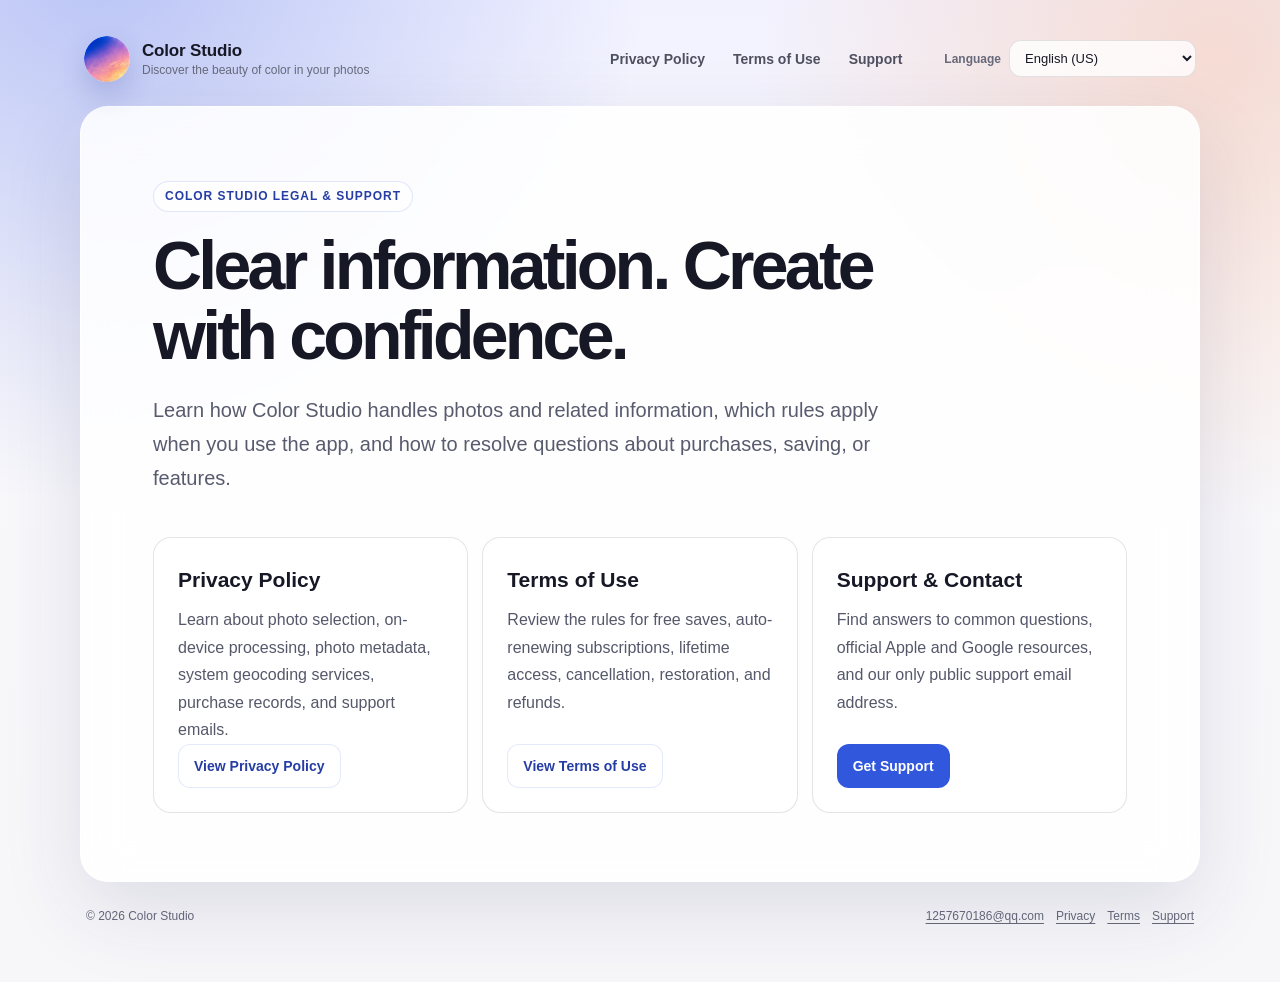
<file: v1/index.html>
<!doctype html>
<html lang="zh-Hans">
  <head>
    <meta charset="utf-8">
    <meta name="viewport" content="width=device-width, initial-scale=1">
    <meta name="description" content="色彩工作室隐私政策、使用条款与支持。">
    <link rel="stylesheet" href="assets/site.css">
    <title>色彩工作室｜隐私、条款与支持</title>
  </head>
  <body data-page="home">
    <main class="site-shell">
      <header class="topbar">
        <a class="brand" href="./" data-locale-link aria-label="色彩工作室首页">
          <span class="brand-mark" aria-hidden="true"></span>
          <span class="brand-copy">
            <span class="brand-name">色彩工作室</span>
            <span class="brand-tagline">发现照片里的色彩美学</span>
          </span>
        </a>
        <div class="topbar-actions">
          <nav class="primary-nav" aria-label="主要导航">
            <a href="privacy/" data-locale-link>隐私政策</a>
            <a href="terms/" data-locale-link>使用条款</a>
            <a href="support/" data-locale-link>支持</a>
          </nav>
          <div class="language-control">
            <label for="languageSelect">语言</label>
            <select id="languageSelect" data-language-select aria-label="选择显示语言"></select>
          </div>
        </div>
      </header>

      <p class="locale-note" data-locale-status hidden></p>

      <section class="home-hero" data-page-content>
        <p class="eyebrow">色彩工作室｜法律与支持</p>
        <h1>清楚说明，安心创作。</h1>
        <p class="home-lead">
          在这里了解色彩工作室（Color Studio）如何处理照片与相关信息、使用本 App
          时适用的规则，以及购买、保存或功能问题的解决方式。
        </p>

        <div class="home-grid">
          <article class="home-card">
            <h2>隐私政策</h2>
            <p>说明选图、本地处理、照片元数据、系统地名服务、购买记录与支持邮件。</p>
            <a class="button-link secondary" href="privacy/" data-locale-link>查看隐私政策</a>
          </article>
          <article class="home-card">
            <h2>使用条款</h2>
            <p>说明免费保存次数、自动续订、终身购买、取消、恢复与退款机制。</p>
            <a class="button-link secondary" href="terms/" data-locale-link>查看使用条款</a>
          </article>
          <article class="home-card">
            <h2>支持与联系</h2>
            <p>提供常见问题、Apple 与 Google 官方入口，以及唯一公开支持邮箱。</p>
            <a class="button-link" href="support/" data-locale-link>获取支持</a>
          </article>
        </div>
      </section>

      <footer class="site-footer">
        <span>© 2026 色彩工作室</span>
        <div class="footer-links">
          <a href="mailto:1257670186@qq.com">1257670186@qq.com</a>
          <a href="privacy/" data-locale-link>隐私</a>
          <a href="terms/" data-locale-link>条款</a>
          <a href="support/" data-locale-link>支持</a>
        </div>
      </footer>
    </main>
    <script src="assets/locales.js"></script>
    <script src="assets/site.js"></script>
  </body>
</html>
</file>
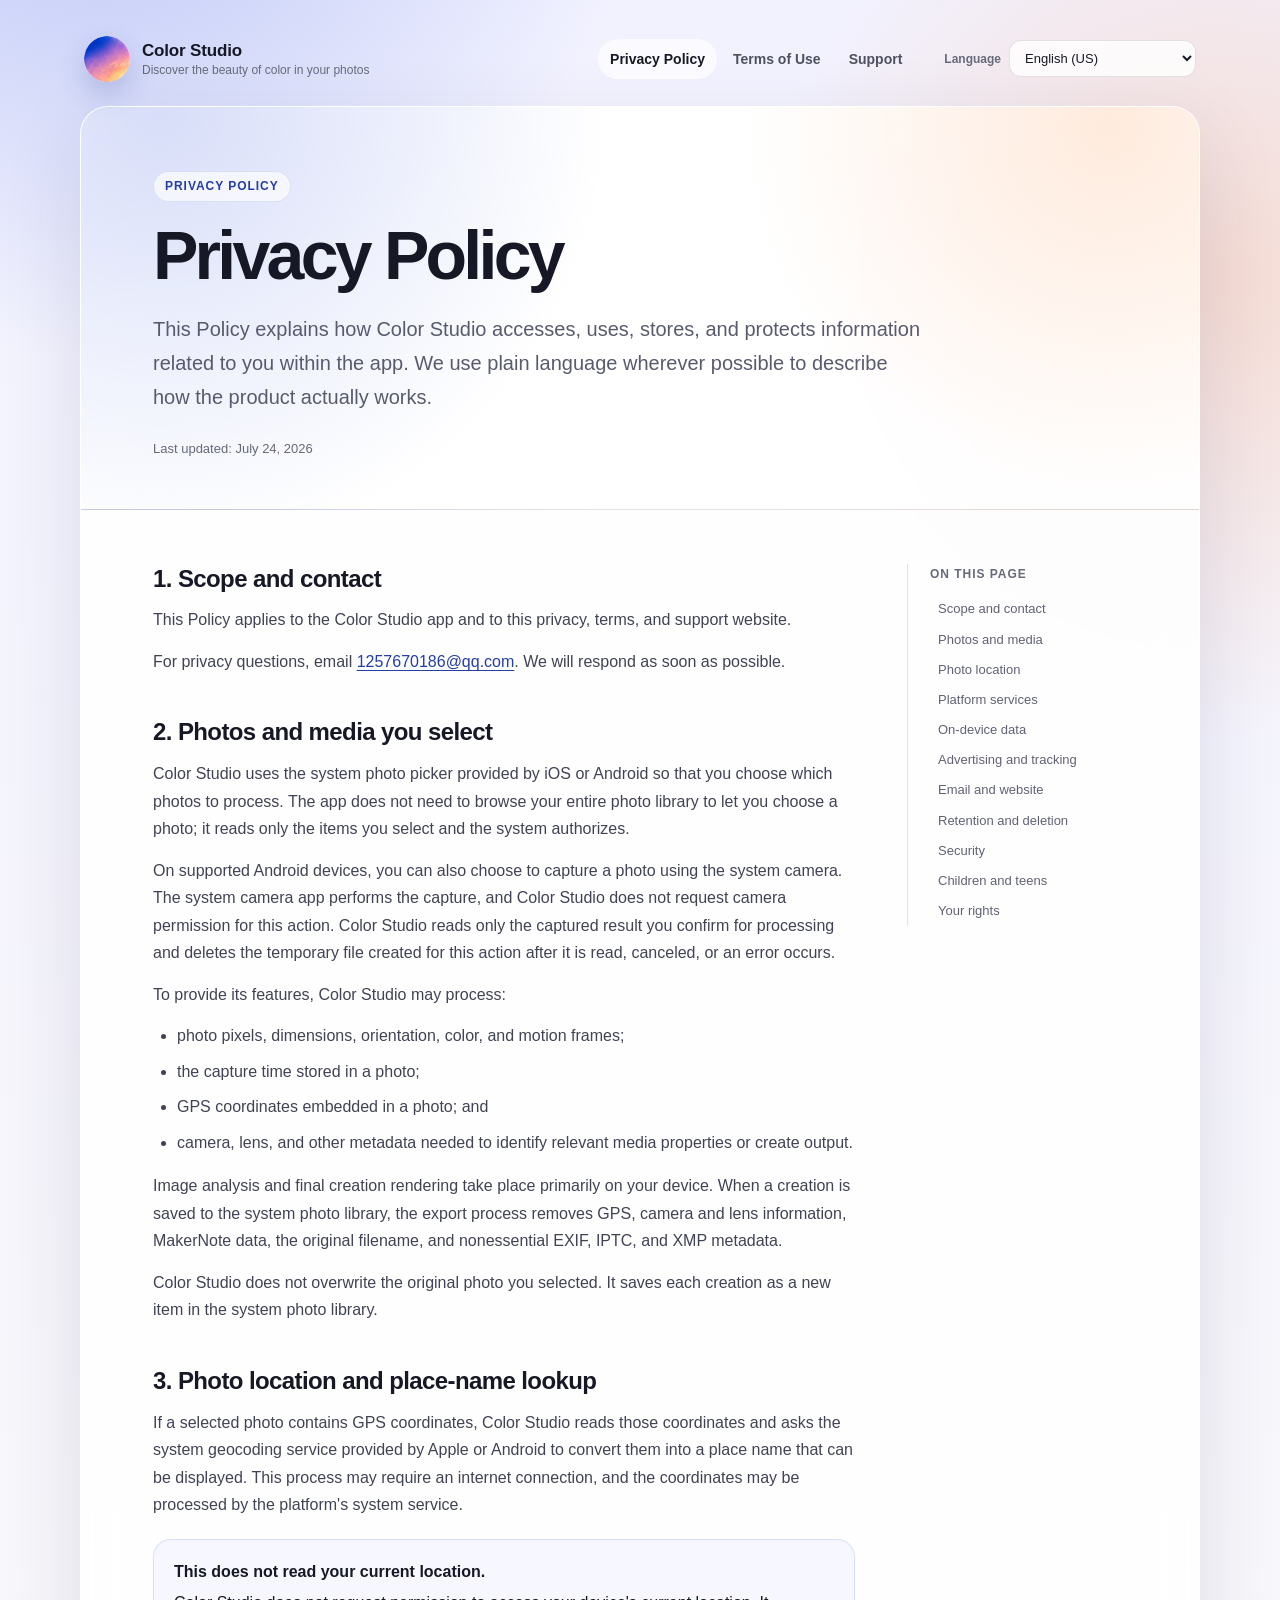
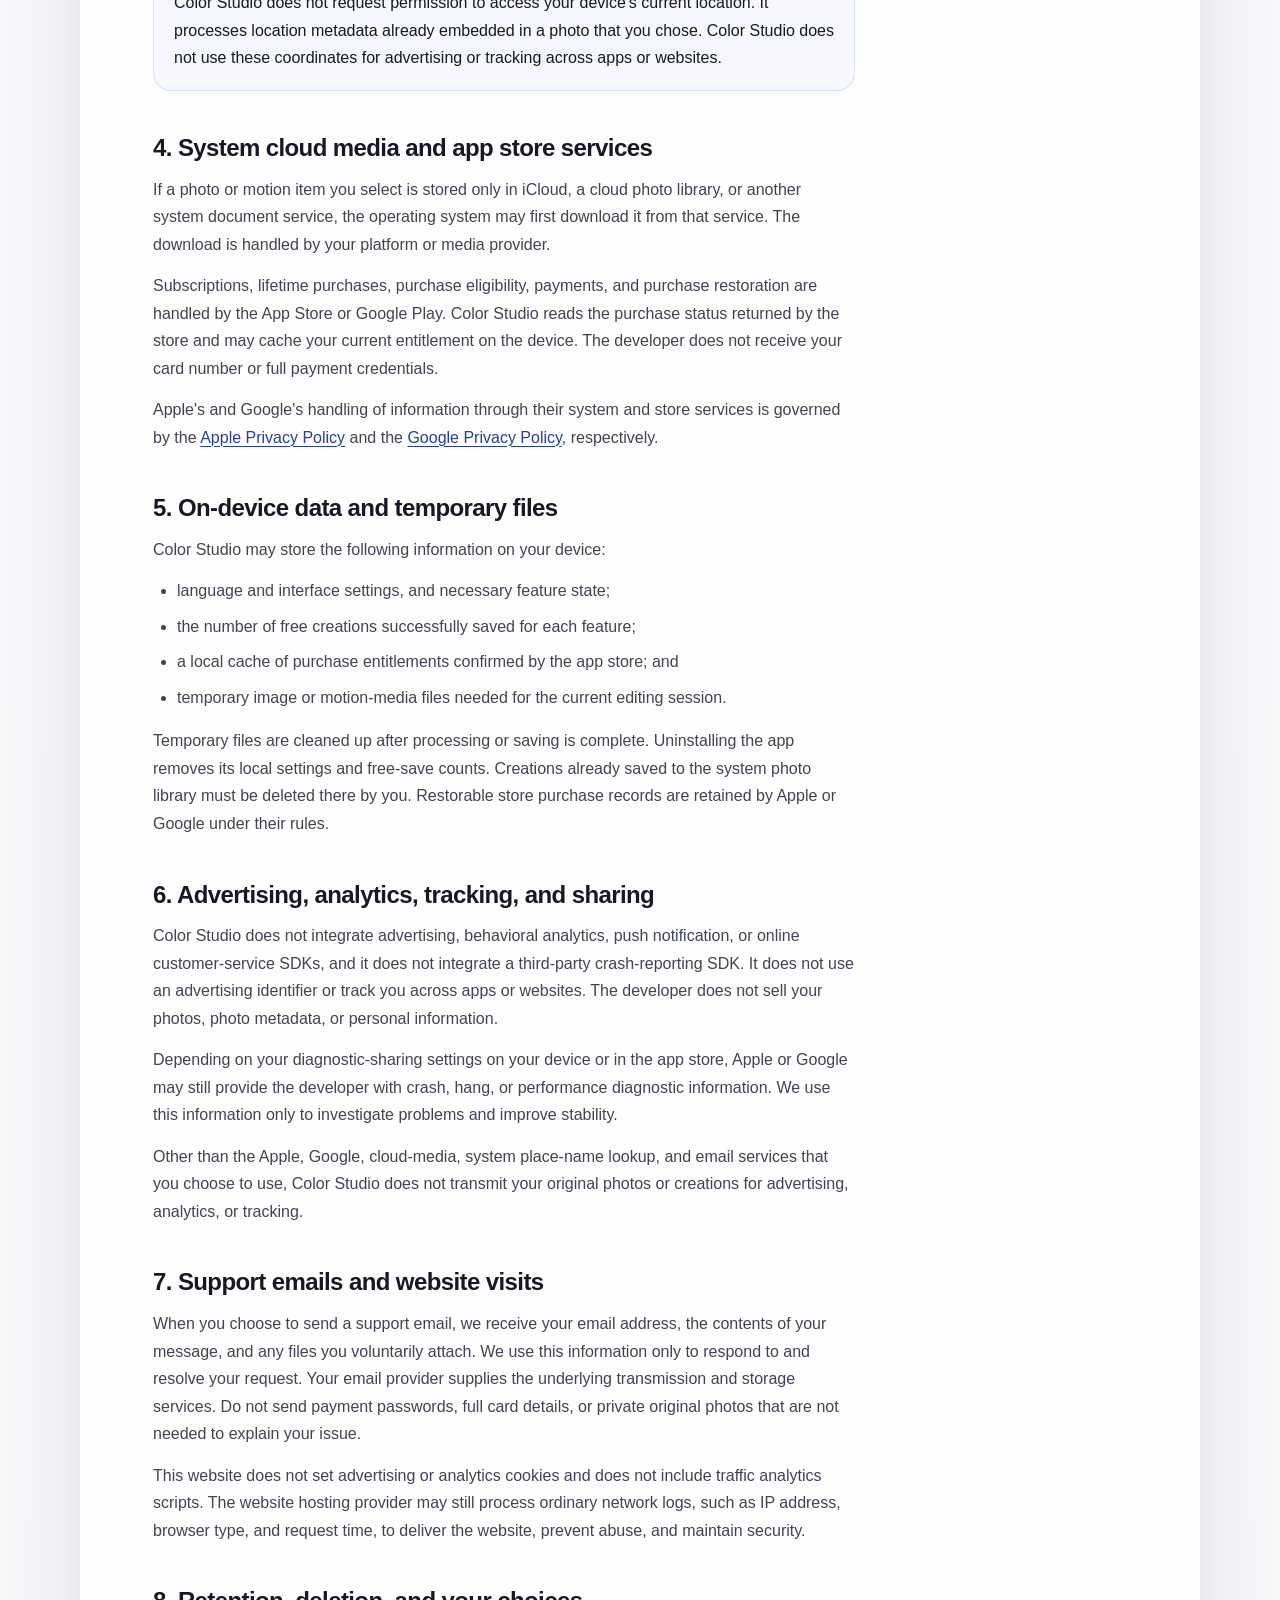
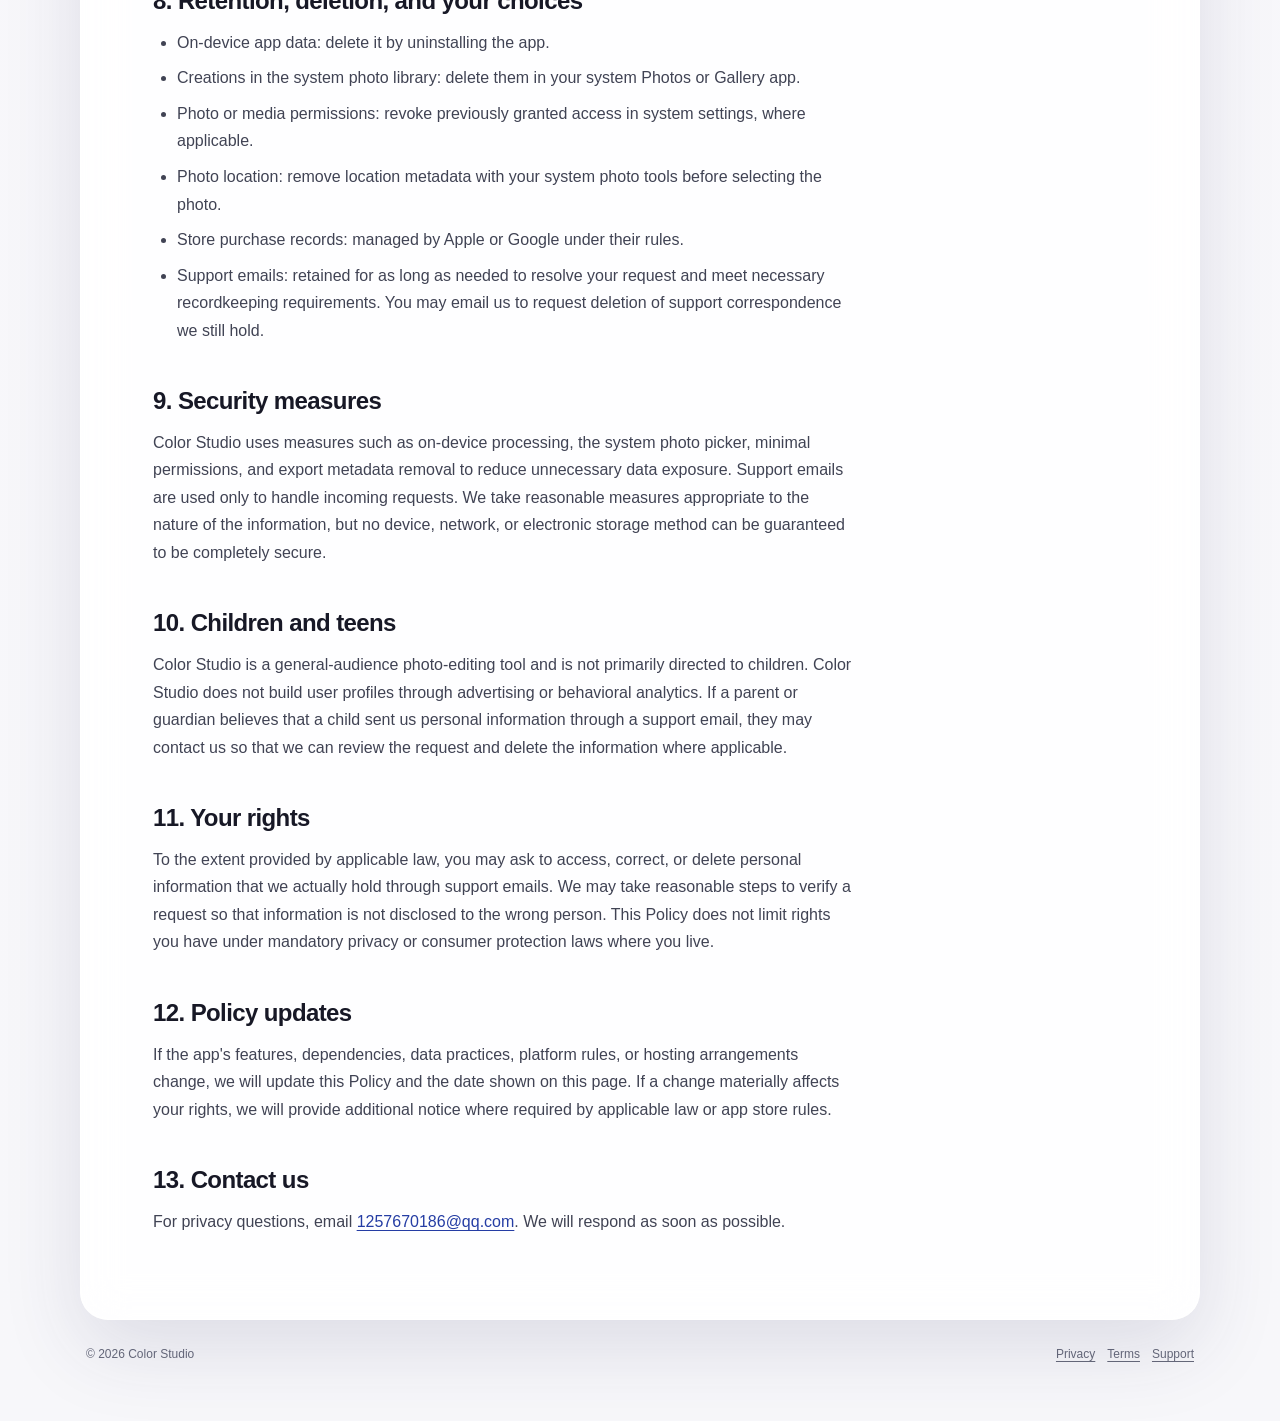
<file: v1/privacy/index.html>
<!doctype html>
<html lang="zh-Hans">
  <head>
    <meta charset="utf-8">
    <meta name="viewport" content="width=device-width, initial-scale=1">
    <meta name="description" content="色彩工作室隐私政策。">
    <link rel="stylesheet" href="../assets/site.css">
    <title>隐私政策｜色彩工作室</title>
  </head>
  <body data-page="privacy">
    <main class="site-shell">
      <header class="topbar">
        <a class="brand" href="../" data-locale-link aria-label="色彩工作室首页">
          <span class="brand-mark" aria-hidden="true"></span>
          <span class="brand-copy">
            <span class="brand-name">色彩工作室</span>
            <span class="brand-tagline">发现照片里的色彩美学</span>
          </span>
        </a>
        <div class="topbar-actions">
          <nav class="primary-nav" aria-label="主要导航">
            <a href="../privacy/" data-locale-link aria-current="page">隐私政策</a>
            <a href="../terms/" data-locale-link>使用条款</a>
            <a href="../support/" data-locale-link>支持</a>
          </nav>
          <div class="language-control">
            <label for="languageSelect">语言</label>
            <select id="languageSelect" data-language-select aria-label="选择显示语言"></select>
          </div>
        </div>
      </header>

      <p class="locale-note" data-locale-status hidden></p>

      <article class="document" data-page-content>
        <header class="hero">
          <p class="eyebrow">隐私政策</p>
          <h1>隐私政策</h1>
          <p class="hero-lead">
            本政策说明色彩工作室（Color Studio）在软件内如何访问、使用、保存和保护与你有关的信息。
            我们尽量用直白语言说明实际产品行为。
          </p>
          <div class="meta-row">
            <span>更新日期：2026 年 7 月 24 日</span>
          </div>
        </header>

        <div class="document-layout">
          <div class="document-content">
            <section class="document-section" id="scope">
              <h2>1. 适用范围与联系方式</h2>
              <p>
                本政策适用于色彩工作室软件，以及本隐私、条款和支持网站。
              </p>
              <p>
                如有隐私问题，可发送邮件至
                <a href="mailto:1257670186@qq.com">1257670186@qq.com</a>。我们会尽快回复。
              </p>
            </section>

            <section class="document-section" id="photos">
              <h2>2. 你选择的照片与媒体</h2>
              <p>
                色彩工作室通过 iOS 或 Android 提供的系统选图界面，让你主动选择要处理的照片。
                App 不需要为了选图而浏览你的整个照片库；它只读取你选择并由系统授权访问的项目。
              </p>
              <p>
                在支持拍照的 Android 设备上，你也可以选择调用系统相机获取照片。拍摄由系统相机 App
                完成，色彩工作室不会因此请求相机权限。色彩工作室只读取你确认用于处理的拍摄结果，
                并会在读取完成、取消或发生错误后，清理为此次操作创建的临时文件。
              </p>
              <p>为了完成功能，色彩工作室可能处理：</p>
              <ul>
                <li>照片像素、尺寸、方向、色彩与动态帧；</li>
                <li>照片中的拍摄时间；</li>
                <li>照片内嵌的 GPS 坐标；</li>
                <li>相机与镜头等元数据，用于判断内容事实或生成作品。</li>
              </ul>
              <p>
                图片分析和最终作品生成主要在你的设备上完成。作品保存到系统相册时，
                导出流程会移除 GPS、相机与镜头信息、MakerNote、原文件名以及非必要的
                EXIF、IPTC 和 XMP 元数据。
              </p>
              <p>
                色彩工作室不会覆盖你选择的原照片；保存时会在系统相册中创建新的作品。
              </p>
            </section>

            <section class="document-section" id="location">
              <h2>3. 照片位置与地名转换</h2>
              <p>
                如果所选照片本身包含 GPS 坐标，色彩工作室会读取该坐标，并请求 Apple 或 Android
                提供的系统地理编码服务，把坐标转换成便于显示的地名。此过程可能需要联网，
                坐标可能由设备平台的系统服务处理。
              </p>
              <div class="callout">
                <strong>这不是读取你当前所在位置。</strong>
                色彩工作室不请求设备“当前位置”权限；处理的是你主动选择的照片中已经存在的位置元数据。
                色彩工作室不会把这些坐标用于广告或跨 App、网站追踪。
              </div>
            </section>

            <section class="document-section" id="platform-services">
              <h2>4. 系统云端媒体与应用商店服务</h2>
              <p>
                如果你选择的照片或动态媒体仅保存在 iCloud、云端照片库或其他系统文档服务中，
                操作系统可能先从相应云端服务下载该项目。下载过程由你使用的平台或媒体提供商处理。
              </p>
              <p>
                订阅、终身购买、购买资格、支付和恢复购买由 App Store 或 Google Play
                处理。色彩工作室会读取商店返回的购买状态，并可能在设备本地缓存当前权益；
                开发者不会取得你的银行卡号或完整支付凭据。
              </p>
              <p>
                Apple 和 Google 对其系统服务与商店服务中的信息处理，分别受
                <a href="https://www.apple.com/legal/privacy/" target="_blank" rel="noopener noreferrer">Apple 隐私政策</a>
                和
                <a href="https://policies.google.com/privacy" target="_blank" rel="noopener noreferrer">Google 隐私权政策</a>
                约束。
              </p>
            </section>

            <section class="document-section" id="local-data">
              <h2>5. 设备本地数据与临时文件</h2>
              <p>色彩工作室可能在设备上保存以下本地信息：</p>
              <ul>
                <li>语言、界面设置和必要的功能状态；</li>
                <li>各功能已经成功保存的免费次数；</li>
                <li>由应用商店确认的购买权益缓存；</li>
                <li>当前编辑过程所需的临时图片或动态媒体文件。</li>
              </ul>
              <p>
                临时文件会在处理或保存完成后清理。卸载 App 会移除 App 的本地设置和免费保存次数；
                已经保存到系统相册的作品需要由你在相册中删除。可恢复的商店购买记录由 Apple 或
                Google 按其规则保存。
              </p>
            </section>

            <section class="document-section" id="tracking">
              <h2>6. 广告、分析、追踪与共享</h2>
              <p>
                色彩工作室不接入广告、行为分析、推送或在线客服 SDK，也不接入第三方崩溃上报 SDK，
                不使用广告标识符，也不跨 App 或网站追踪你。开发者不会出售你的照片、照片元数据或个人信息。
              </p>
              <p>
                根据你在设备或应用商店中的诊断共享设置，Apple 或 Google 仍可能向开发者提供崩溃、
                卡顿或性能诊断信息。我们仅将这些信息用于排查故障和改善稳定性。
              </p>
              <p>
                除了你主动使用的 Apple、Google、云端媒体、系统地名转换和电子邮件等平台服务外，
                色彩工作室不会为了广告、分析或追踪而传输你的原始照片或生成作品。
              </p>
            </section>

            <section class="document-section" id="support-data">
              <h2>7. 支持邮件与网站访问</h2>
              <p>
                当你主动发送支持邮件时，我们会收到你的邮箱地址、邮件内容以及你自愿附上的文件。
                这些信息仅用于答复和处理问题，并会由电子邮件服务商提供基础传输与存储服务。
                请不要发送支付密码、完整银行卡信息或不必要的私人原图。
              </p>
              <p>
                本网站不设置广告或分析 Cookie，也不加入访问分析脚本。网页托管服务商仍可能为提供网页、
                防止滥用和保障安全而处理 IP 地址、浏览器类型、请求时间等常规网络日志。
              </p>
            </section>

            <section class="document-section" id="retention">
              <h2>8. 保存、删除与选择</h2>
              <ul>
                <li>App 内本地数据：可通过卸载 App 删除。</li>
                <li>系统相册中的作品：可在系统照片或相册 App 中删除。</li>
                <li>照片或媒体权限：可在系统设置中撤销已经授予的权限（如适用）。</li>
                <li>照片位置：可在选择前使用系统照片工具移除位置元数据。</li>
                <li>商店购买记录：由 Apple 或 Google 按其规则管理。</li>
                <li>
                  支持邮件：在处理问题和满足必要记录要求所需期间保留；你可发邮件请求删除我们仍持有的支持通信。
                </li>
              </ul>
            </section>

            <section class="document-section" id="security">
              <h2>9. 安全措施</h2>
              <p>
                色彩工作室采用设备本地处理、系统选图、最少权限和导出元数据清理等方式减少不必要的数据暴露。
                支持邮件只用于处理来信。我们会采取与信息性质相称的合理措施，但任何设备、网络或电子存储方式都无法保证绝对安全。
              </p>
            </section>

            <section class="document-section" id="children">
              <h2>10. 儿童与青少年</h2>
              <p>
                色彩工作室是面向普通用户的图片编辑工具，不以儿童为主要对象。
                色彩工作室不通过广告或行为分析建立用户画像。
                如果监护人认为儿童通过支持邮件向我们提供了个人信息，可联系我们核查并在适用情况下删除。
              </p>
            </section>

            <section class="document-section" id="rights">
              <h2>11. 你的权利</h2>
              <p>
                在适用法律规定的范围内，你可以就我们通过支持邮件实际持有的个人信息提出访问、更正或删除请求。
                我们可能需要进行合理验证，以避免向错误的人披露信息。
                你依据所在地强制性隐私或消费者保护法律享有的权利不因本政策而受到限制。
              </p>
            </section>

            <section class="document-section" id="changes">
              <h2>12. 政策更新</h2>
              <p>
                如果 App 的功能、依赖、数据行为、平台规则或托管方式发生变化，我们会更新本政策和页面日期。
                如变更会实质影响你的权利，我们会在适用法律或应用商店规则要求的范围内提供额外提示。
              </p>
            </section>

            <section class="document-section" id="contact">
              <h2>13. 联系我们</h2>
              <p>
                隐私问题请发送至
                <a href="mailto:1257670186@qq.com">1257670186@qq.com</a>。我们会尽快回复。
              </p>
            </section>
          </div>

          <aside class="toc" aria-label="本页目录">
            <p class="toc-title">本页内容</p>
            <a href="#scope">范围与联系</a>
            <a href="#photos">照片与媒体</a>
            <a href="#location">照片位置</a>
            <a href="#platform-services">平台服务</a>
            <a href="#local-data">本地数据</a>
            <a href="#tracking">广告与追踪</a>
            <a href="#support-data">邮件与网站</a>
            <a href="#retention">保存与删除</a>
            <a href="#security">安全措施</a>
            <a href="#children">儿童与青少年</a>
            <a href="#rights">你的权利</a>
          </aside>
        </div>
      </article>

      <footer class="site-footer">
        <span>© 2026 色彩工作室</span>
        <div class="footer-links">
          <a href="../privacy/" data-locale-link>隐私</a>
          <a href="../terms/" data-locale-link>条款</a>
          <a href="../support/" data-locale-link>支持</a>
        </div>
      </footer>
    </main>
    <script src="../assets/locales.js"></script>
    <script src="../assets/site.js"></script>
  </body>
</html>
</file>
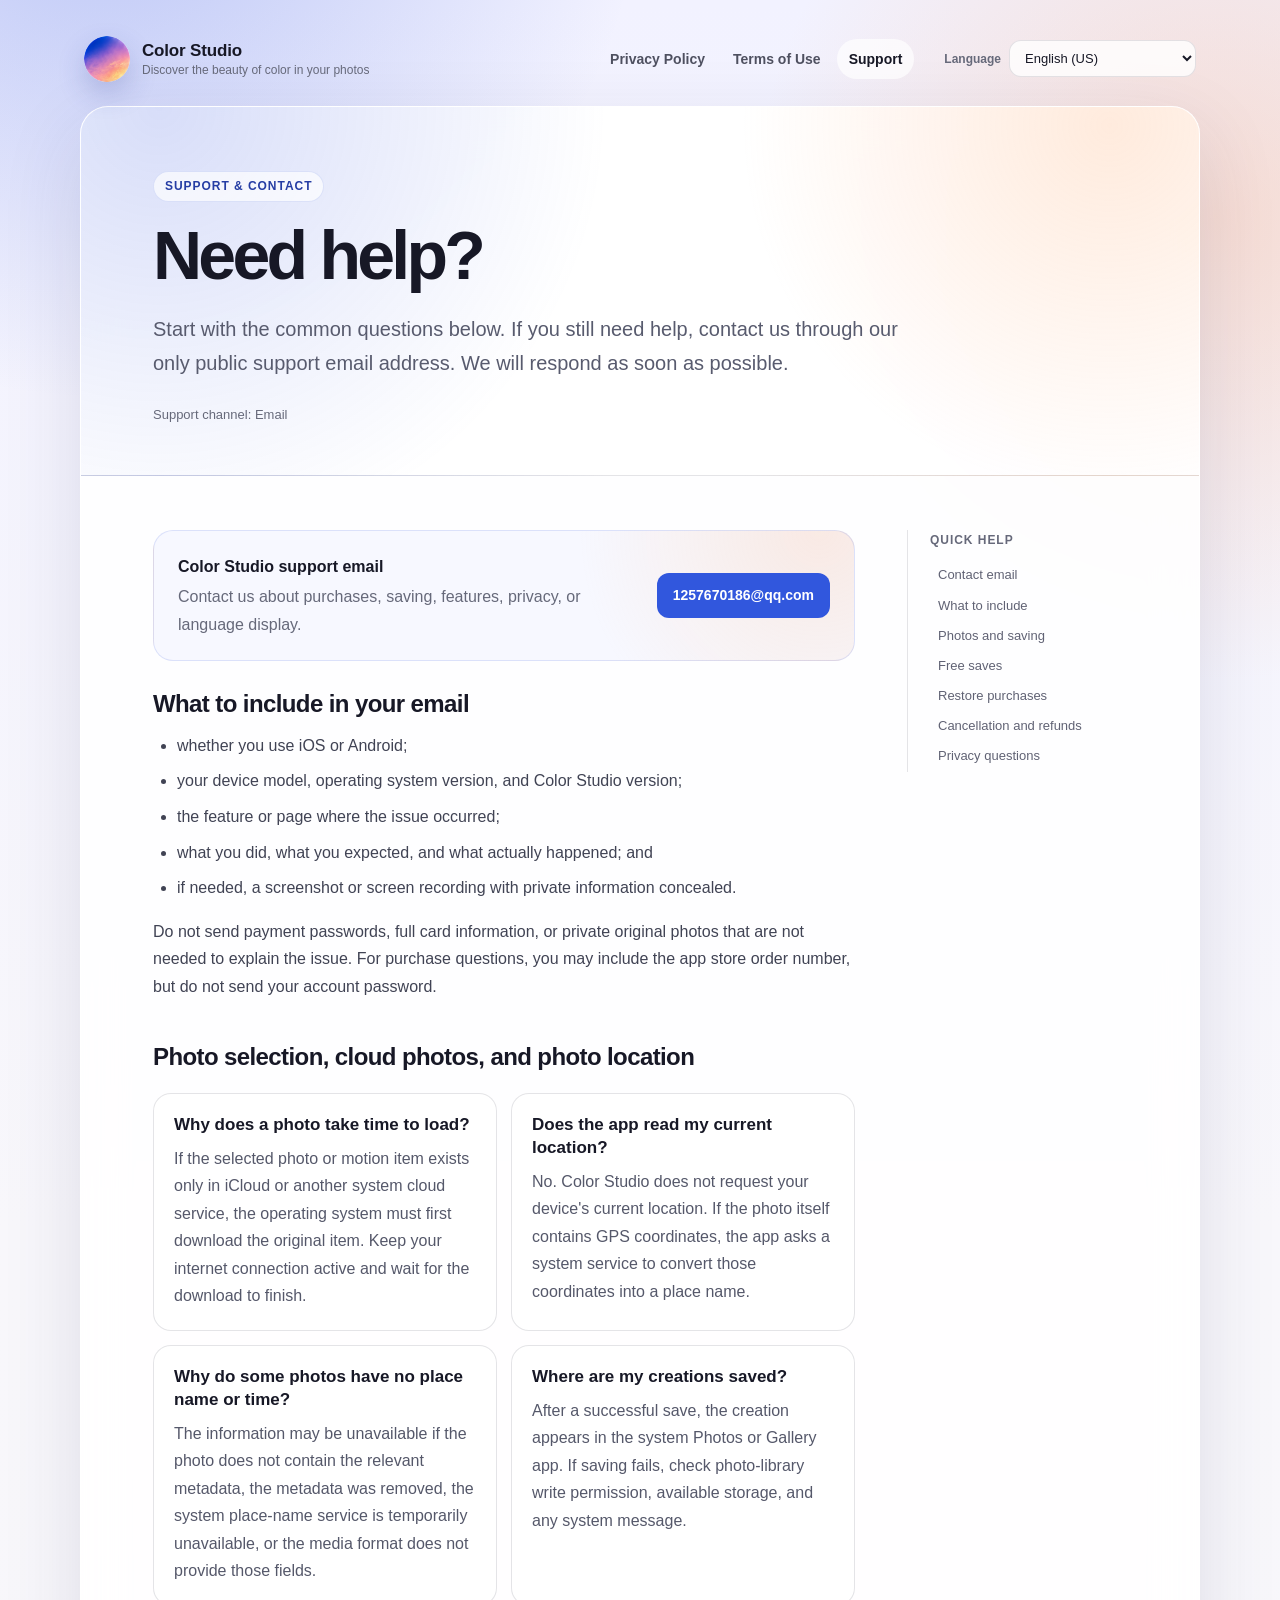
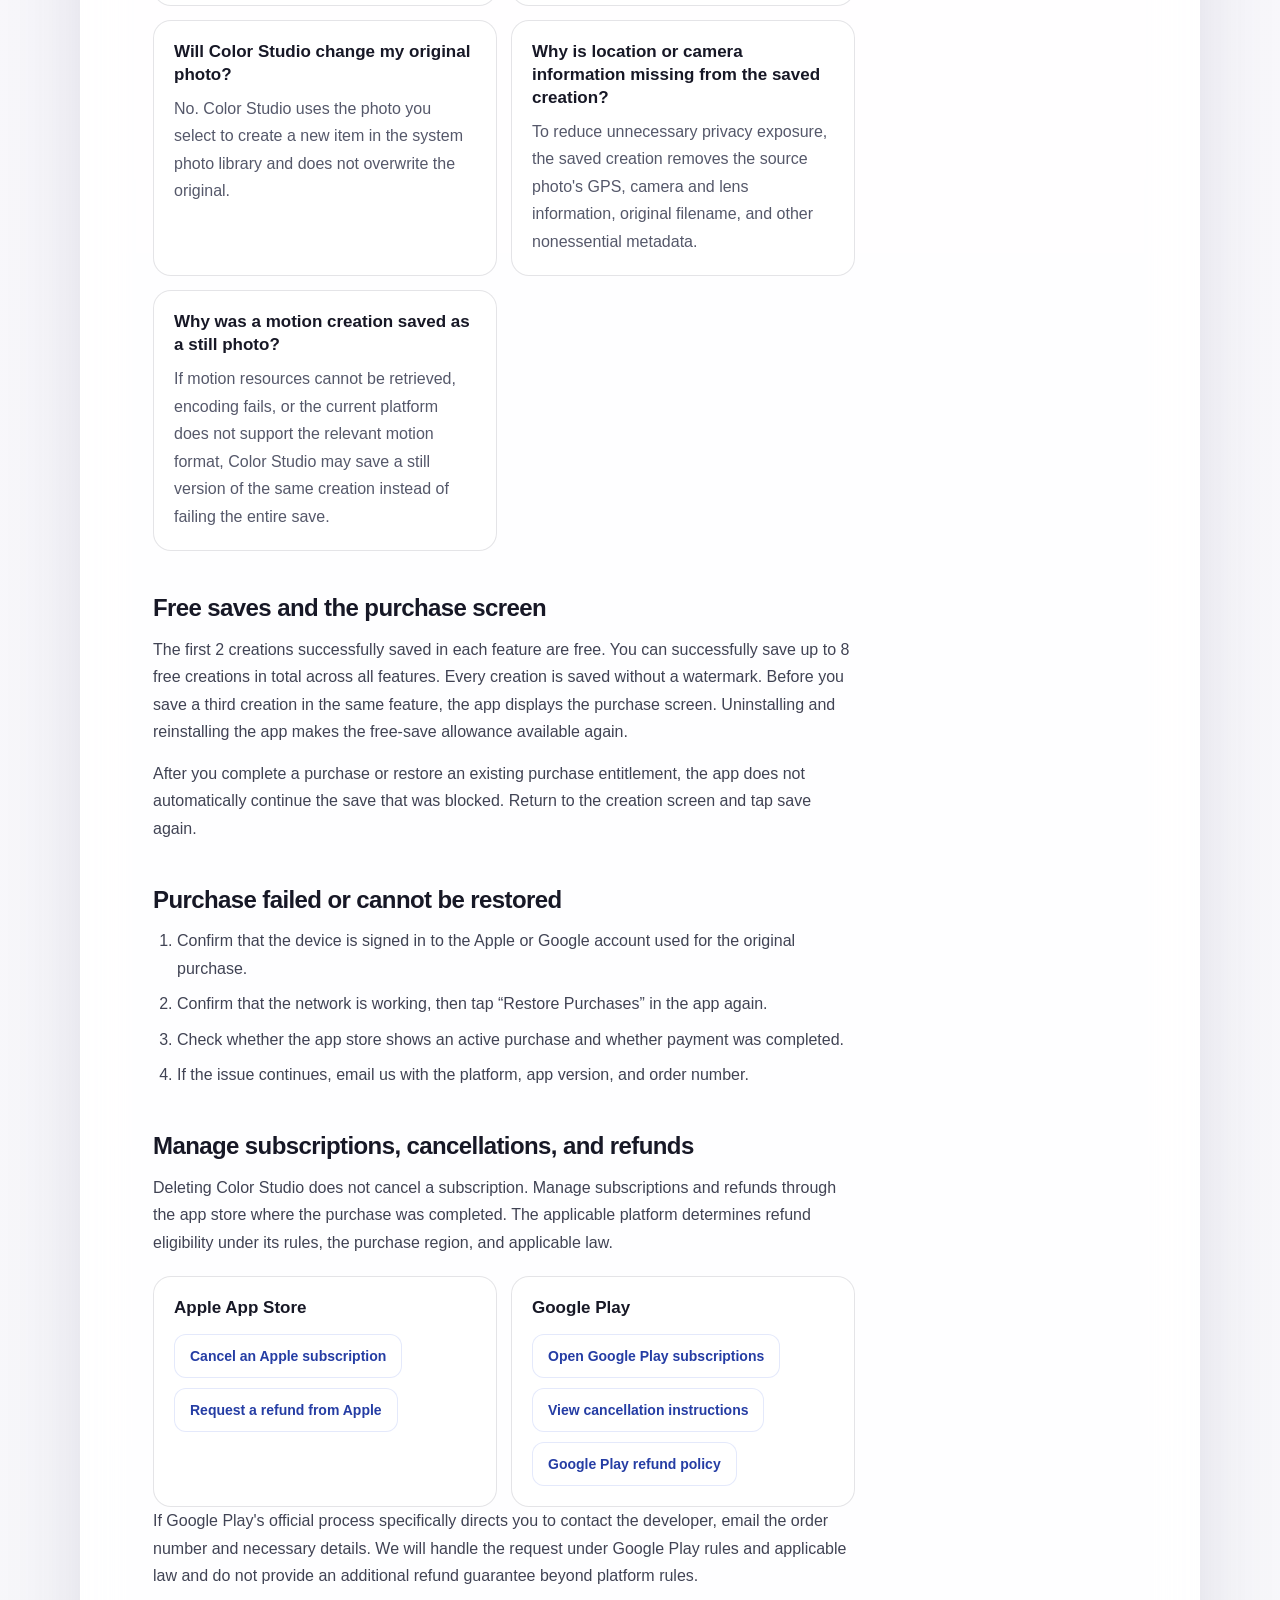
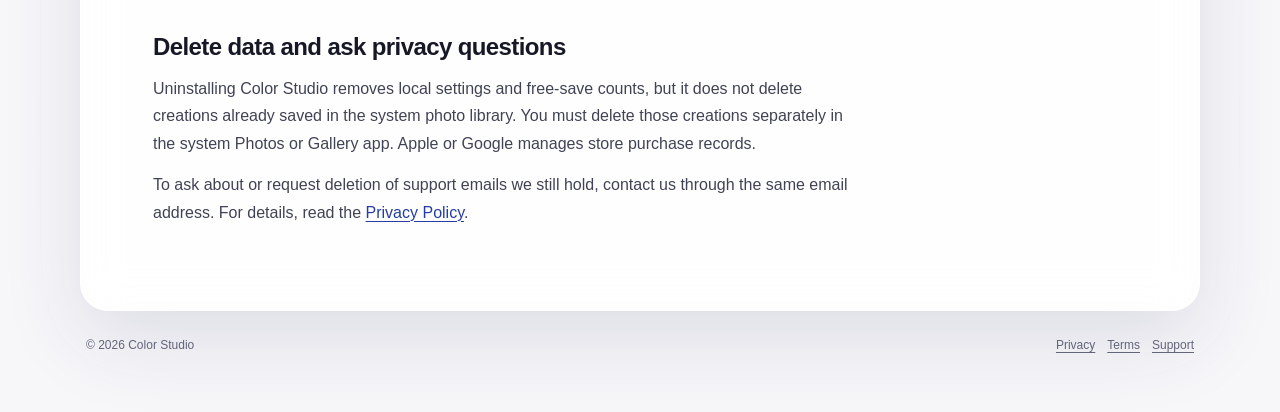
<file: v1/support/index.html>
<!doctype html>
<html lang="zh-Hans">
  <head>
    <meta charset="utf-8">
    <meta name="viewport" content="width=device-width, initial-scale=1">
    <meta name="description" content="色彩工作室支持与联系。">
    <link rel="stylesheet" href="../assets/site.css">
    <title>支持与联系｜色彩工作室</title>
  </head>
  <body data-page="support">
    <main class="site-shell">
      <header class="topbar">
        <a class="brand" href="../" data-locale-link aria-label="色彩工作室首页">
          <span class="brand-mark" aria-hidden="true"></span>
          <span class="brand-copy">
            <span class="brand-name">色彩工作室</span>
            <span class="brand-tagline">发现照片里的色彩美学</span>
          </span>
        </a>
        <div class="topbar-actions">
          <nav class="primary-nav" aria-label="主要导航">
            <a href="../privacy/" data-locale-link>隐私政策</a>
            <a href="../terms/" data-locale-link>使用条款</a>
            <a href="../support/" data-locale-link aria-current="page">支持</a>
          </nav>
          <div class="language-control">
            <label for="languageSelect">语言</label>
            <select id="languageSelect" data-language-select aria-label="选择显示语言"></select>
          </div>
        </div>
      </header>

      <p class="locale-note" data-locale-status hidden></p>

      <article class="document" data-page-content>
        <header class="hero">
          <p class="eyebrow">支持与联系</p>
          <h1>需要帮助？</h1>
          <p class="hero-lead">
            先查看下面的常见问题。如果仍未解决，请通过唯一公开支持邮箱联系我们，我们会尽快回复。
          </p>
          <div class="meta-row">
            <span>支持方式：电子邮件</span>
          </div>
        </header>

        <div class="document-layout">
          <div class="document-content">
            <section class="email-panel" id="contact">
              <div>
                <strong>色彩工作室（Color Studio）支持邮箱</strong>
                <p>购买、保存、功能、隐私或语言显示问题都可以来信。</p>
              </div>
              <a class="button-link" href="mailto:1257670186@qq.com">1257670186@qq.com</a>
            </section>

            <section class="document-section" id="before-email">
              <h2>来信时请提供</h2>
              <ul>
                <li>iOS 或 Android；</li>
                <li>设备型号、系统版本和色彩工作室版本；</li>
                <li>出现问题的功能或页面；</li>
                <li>你做了哪些操作、预期结果和实际结果；</li>
                <li>必要时提供已遮挡私人信息的截图或录屏。</li>
              </ul>
              <p>
                请不要发送支付密码、完整银行卡信息或不必要的私人原图。
                购买问题可提供应用商店订单号，但不要提供账号密码。
              </p>
            </section>

            <section class="document-section" id="photo-access">
              <h2>选图、云端照片与照片位置</h2>
              <div class="support-grid">
                <article class="support-card">
                  <h3>为什么照片需要等待加载？</h3>
                  <p>
                    如果所选照片或动态媒体只在 iCloud 或其他系统云端服务中，
                    操作系统需要先下载原始项目。请保持网络连接并稍候。
                  </p>
                </article>
                <article class="support-card">
                  <h3>App 会读取我当前的位置吗？</h3>
                  <p>
                    不会。色彩工作室不请求设备当前位置。若照片本身包含 GPS，
                    App 会请求系统服务把照片坐标转换成地名。
                  </p>
                </article>
                <article class="support-card">
                  <h3>为什么某些照片没有地名或时间？</h3>
                  <p>
                    如果照片没有相应元数据、元数据已被移除、系统地名服务暂不可用，
                    或该媒体格式未提供相关字段，作品中可能无法显示。
                  </p>
                </article>
                <article class="support-card">
                  <h3>作品保存到哪里？</h3>
                  <p>
                    成功保存后，作品会进入系统照片或相册 App。
                    如果保存失败，请检查系统相册写入权限、可用空间和系统提示。
                  </p>
                </article>
                <article class="support-card">
                  <h3>会修改我的原照片吗？</h3>
                  <p>
                    不会。色彩工作室使用你选择的照片生成作品，并把作品作为新项目保存到系统相册，
                    不会覆盖原照片。
                  </p>
                </article>
                <article class="support-card">
                  <h3>为什么成品没有原照片的位置或相机信息？</h3>
                  <p>
                    为减少不必要的隐私暴露，成品会移除源照片的 GPS、相机与镜头信息、原文件名及其他非必要元数据。
                  </p>
                </article>
                <article class="support-card">
                  <h3>为什么动态作品保存成了静态照片？</h3>
                  <p>
                    如果动态资源无法取得、编码失败或当前平台不支持相应动态格式，
                    色彩工作室可能保存同一作品的静态版本，避免整次保存失败。
                  </p>
                </article>
              </div>
            </section>

            <section class="document-section" id="free-saves">
              <h2>免费保存与购买页面</h2>
              <p>
                每个功能前 2 张真实成功保存免费，所有功能合计最多 8 张，所有作品均无水印。
                当某项功能准备保存第 3 张作品时，App 会先显示购买页面。
                卸载后重新安装可以重新获得免费次数。
              </p>
              <p>
                购买或恢复成功后，App 不会自动继续刚才被拦截的保存。
                请返回作品页面，再次点击保存。
              </p>
            </section>

            <section class="document-section" id="purchase-restore">
              <h2>购买失败或无法恢复</h2>
              <ol>
                <li>确认设备登录的是当初购买所用的 Apple 或 Google 账号。</li>
                <li>确认网络正常，并在 App 中再次点击“恢复购买”。</li>
                <li>检查应用商店是否显示购买有效、付款是否完成。</li>
                <li>仍未解决时，通过邮件联系我们，并附上平台、App 版本和订单号。</li>
              </ol>
            </section>

            <section class="document-section" id="billing">
              <h2>管理订阅、取消与退款</h2>
              <p>
                删除色彩工作室不会自动取消订阅。请使用完成购买的应用商店管理订阅和退款。
                退款资格由相应平台根据其规则、购买地区和适用法律判断。
              </p>
              <div class="platform-grid">
                <article class="platform-card">
                  <h3>Apple App Store</h3>
                  <div class="link-list">
                    <a class="button-link secondary" href="https://support.apple.com/118428" target="_blank" rel="noopener noreferrer">
                      取消 Apple 订阅
                    </a>
                    <a class="button-link secondary" href="https://support.apple.com/118223" target="_blank" rel="noopener noreferrer">
                      向 Apple 申请退款
                    </a>
                  </div>
                </article>
                <article class="platform-card">
                  <h3>Google Play</h3>
                  <div class="link-list">
                    <a class="button-link secondary" href="https://play.google.com/store/account/subscriptions" target="_blank" rel="noopener noreferrer">
                      打开 Google Play 订阅中心
                    </a>
                    <a class="button-link secondary" href="https://support.google.com/googleplay/answer/7018481" target="_blank" rel="noopener noreferrer">
                      查看取消说明
                    </a>
                    <a class="button-link secondary" href="https://support.google.com/googleplay/answer/2479637" target="_blank" rel="noopener noreferrer">
                      Google Play 退款政策
                    </a>
                  </div>
                </article>
              </div>
              <p>
                如果 Google Play 的官方流程明确要求你联系开发者，请邮件提供订单号和必要说明。
                我们会按照 Google Play 规则和适用法律处理，不提供超出平台规则的额外退款保证。
              </p>
            </section>

            <section class="document-section" id="privacy-help">
              <h2>删除数据与隐私问题</h2>
              <p>
                卸载色彩工作室可以删除本地设置和免费保存次数，但不会删除已经保存到系统相册的作品；
                这些作品需要由你在照片或相册 App 中另行删除。商店购买记录由 Apple 或 Google 管理。
              </p>
              <p>
                如果你希望查询或删除我们仍持有的支持邮件，请通过同一邮箱提出请求。
                详情请查看<a href="../privacy/" data-locale-link>隐私政策</a>。
              </p>
            </section>
          </div>

          <aside class="toc" aria-label="本页目录">
            <p class="toc-title">快速帮助</p>
            <a href="#contact">联系邮箱</a>
            <a href="#before-email">来信信息</a>
            <a href="#photo-access">照片与保存</a>
            <a href="#free-saves">免费次数</a>
            <a href="#purchase-restore">恢复购买</a>
            <a href="#billing">取消与退款</a>
            <a href="#privacy-help">隐私问题</a>
          </aside>
        </div>
      </article>

      <footer class="site-footer">
        <span>© 2026 色彩工作室</span>
        <div class="footer-links">
          <a href="../privacy/" data-locale-link>隐私</a>
          <a href="../terms/" data-locale-link>条款</a>
          <a href="../support/" data-locale-link>支持</a>
        </div>
      </footer>
    </main>
    <script src="../assets/locales.js"></script>
    <script src="../assets/site.js"></script>
  </body>
</html>
</file>
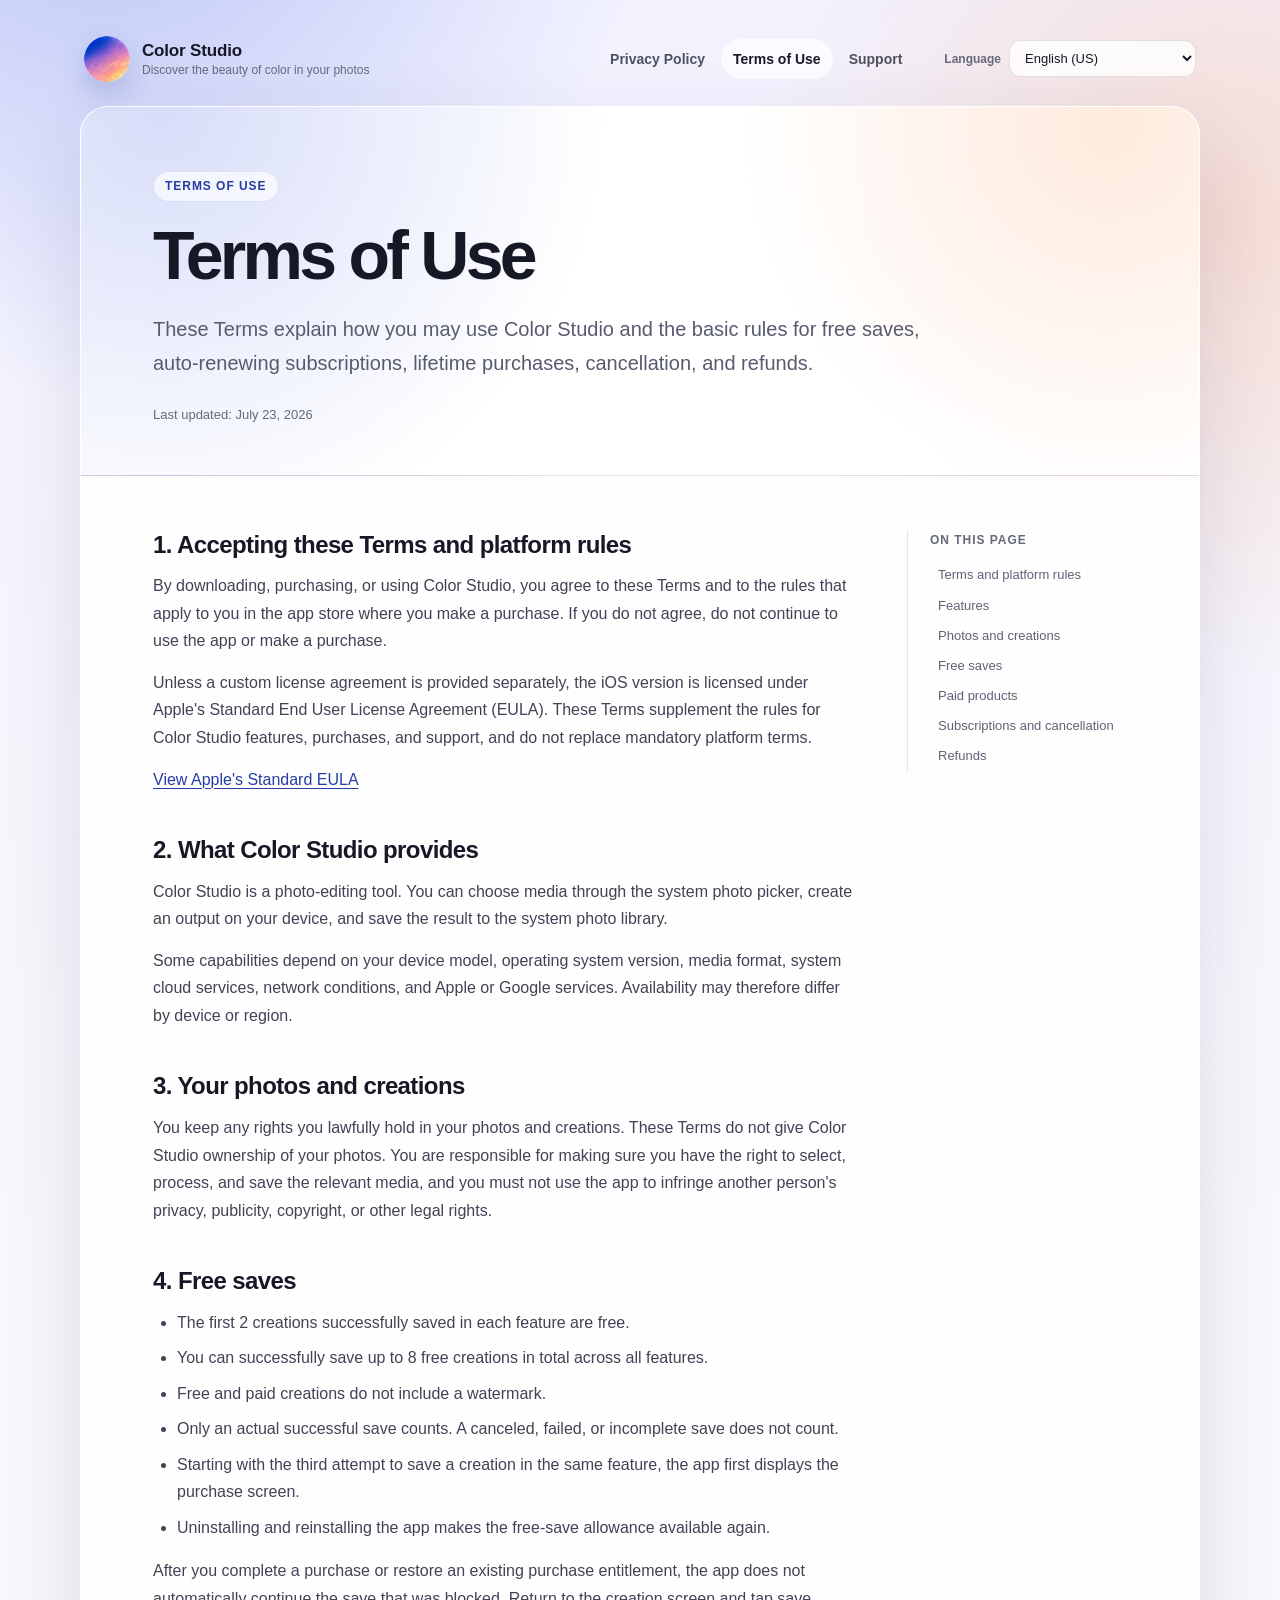
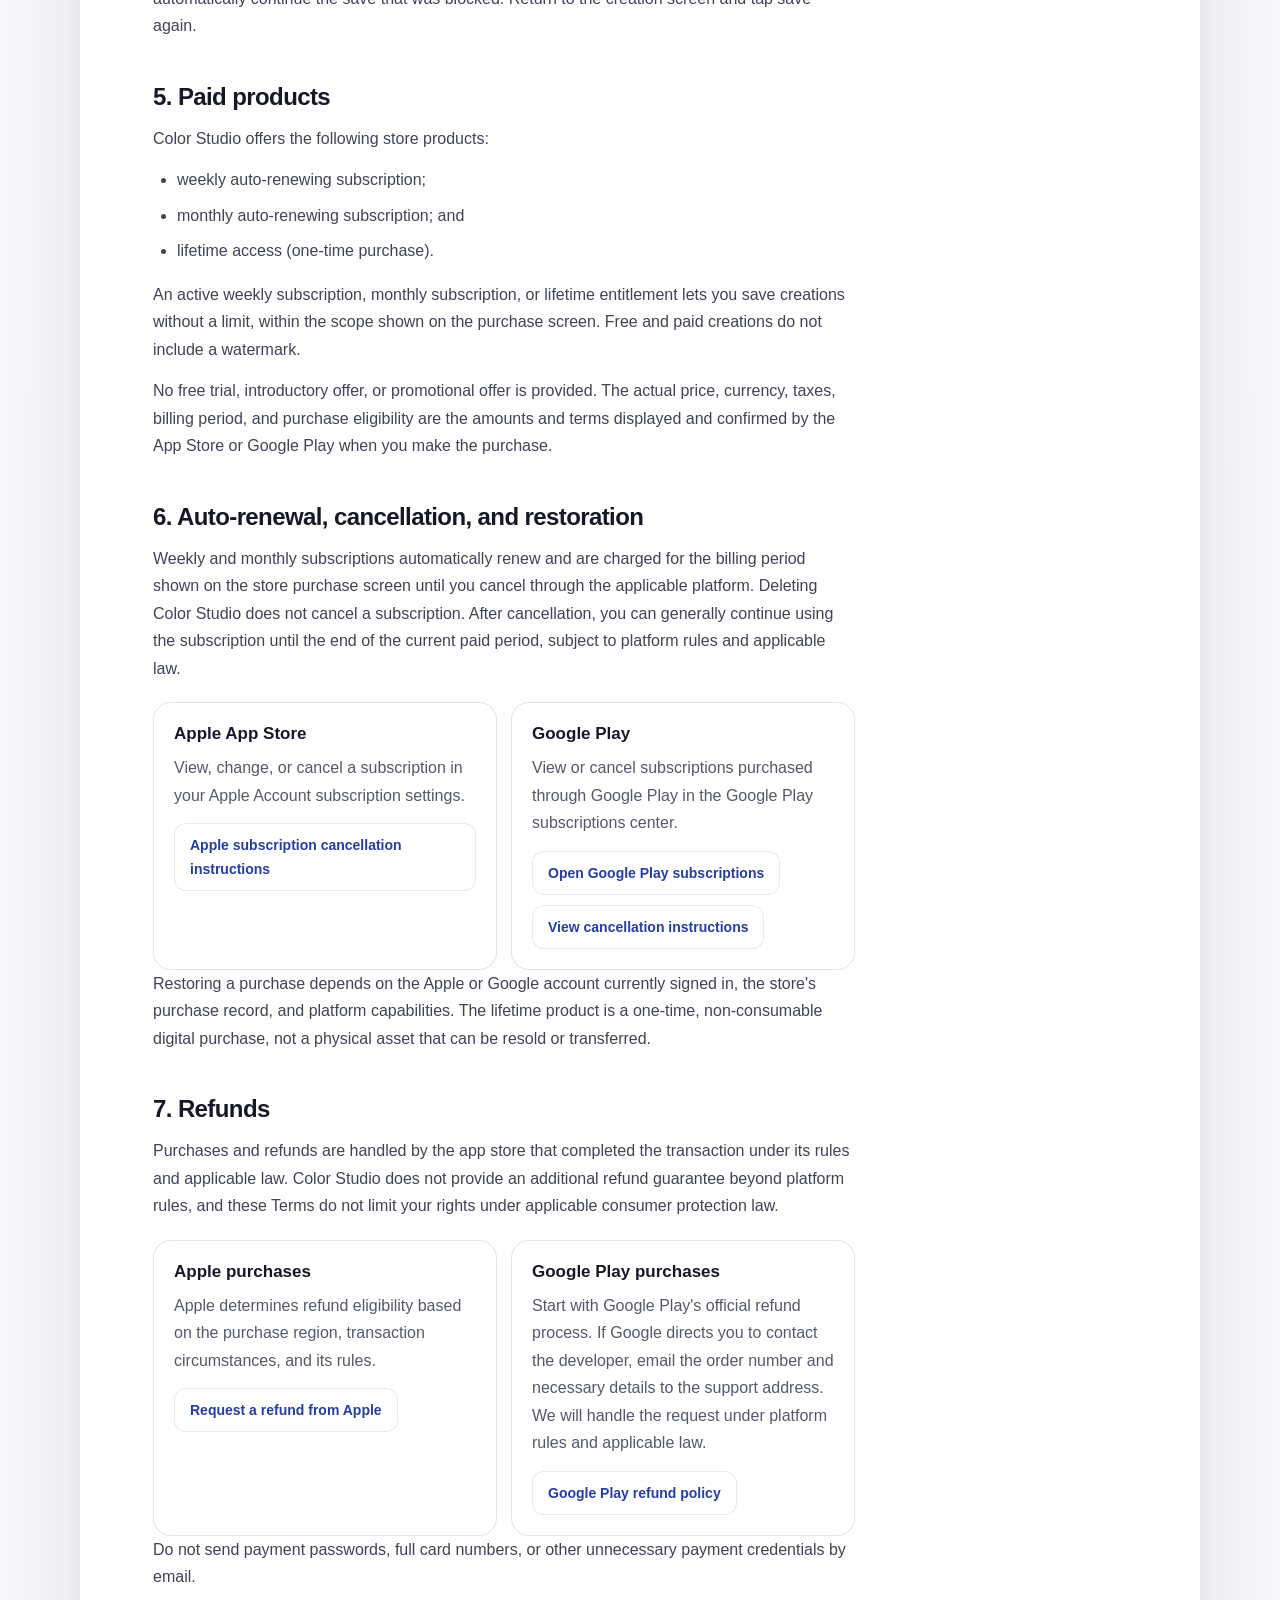
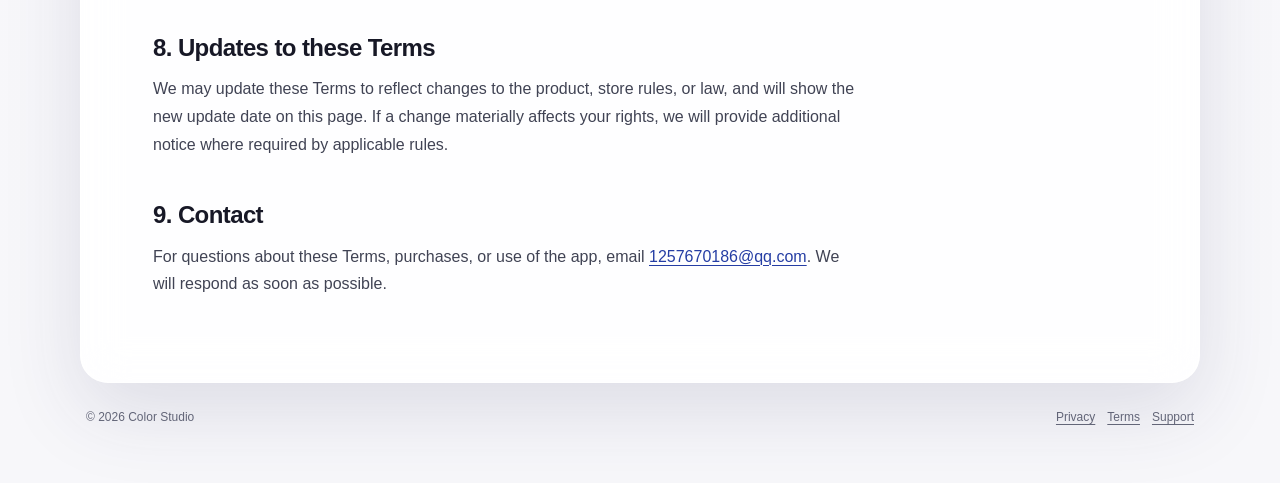
<file: v1/terms/index.html>
<!doctype html>
<html lang="zh-Hans">
  <head>
    <meta charset="utf-8">
    <meta name="viewport" content="width=device-width, initial-scale=1">
    <meta name="description" content="色彩工作室使用条款。">
    <link rel="stylesheet" href="../assets/site.css">
    <title>使用条款｜色彩工作室</title>
  </head>
  <body data-page="terms">
    <main class="site-shell">
      <header class="topbar">
        <a class="brand" href="../" data-locale-link aria-label="色彩工作室首页">
          <span class="brand-mark" aria-hidden="true"></span>
          <span class="brand-copy">
            <span class="brand-name">色彩工作室</span>
            <span class="brand-tagline">发现照片里的色彩美学</span>
          </span>
        </a>
        <div class="topbar-actions">
          <nav class="primary-nav" aria-label="主要导航">
            <a href="../privacy/" data-locale-link>隐私政策</a>
            <a href="../terms/" data-locale-link aria-current="page">使用条款</a>
            <a href="../support/" data-locale-link>支持</a>
          </nav>
          <div class="language-control">
            <label for="languageSelect">语言</label>
            <select id="languageSelect" data-language-select aria-label="选择显示语言"></select>
          </div>
        </div>
      </header>

      <p class="locale-note" data-locale-status hidden></p>

      <article class="document" data-page-content>
        <header class="hero">
          <p class="eyebrow">使用条款</p>
          <h1>使用条款</h1>
          <p class="hero-lead">
            本条款说明你可以如何使用色彩工作室（Color Studio），以及免费保存、自动续订、终身购买、取消和退款的基本规则。
          </p>
          <div class="meta-row">
            <span>更新日期：2026 年 7 月 23 日</span>
          </div>
        </header>

        <div class="document-layout">
          <div class="document-content">
            <section class="document-section" id="acceptance">
              <h2>1. 接受条款与平台规则</h2>
              <p>
                下载、购买或使用色彩工作室，即表示你同意本条款以及购买所在应用商店对你适用的规则。
                如果你不同意，请不要继续使用或购买。
              </p>
              <p>
                iOS 版本在未另行提供自定义许可协议时，适用 Apple 的标准最终用户许可协议（EULA）；
                本条款作为色彩工作室功能、购买和支持规则的补充，不替代任何强制适用的平台条款。
              </p>
              <p>
                <a href="https://www.apple.com/legal/internet-services/itunes/dev/stdeula/" target="_blank" rel="noopener noreferrer">
                  查看 Apple 标准 EULA
                </a>
              </p>
            </section>

            <section class="document-section" id="service">
              <h2>2. 色彩工作室提供的功能</h2>
              <p>
                色彩工作室是一款图片编辑工具。
                你可以从系统选图界面选择媒体，在设备上生成作品，并把结果保存到系统相册。
              </p>
              <p>
                部分能力依赖设备型号、系统版本、媒体格式、系统云端服务、网络状态及 Apple 或 Google
                服务，因此在不同设备或地区可能有所差异。
              </p>
            </section>

            <section class="document-section" id="content">
              <h2>3. 你的照片与作品</h2>
              <p>
                你保留对自己照片和作品依法享有的权利。色彩工作室不因本条款取得你的照片所有权。
                你应确保有权选择、处理和保存相关媒体，并且不得用本 App 侵犯他人的隐私、肖像、著作权或其他合法权益。
              </p>
            </section>

            <section class="document-section" id="free-saves">
              <h2>4. 免费保存次数</h2>
              <ul>
                <li>每个功能前 2 张真实成功保存的作品免费。</li>
                <li>所有功能合计最多可免费成功保存 8 张作品。</li>
                <li>所有免费或付费作品都没有水印。</li>
                <li>只有实际成功保存才计入次数；取消、失败或未完成保存不应计数。</li>
                <li>从第 3 次尝试下载同一功能的作品起，App 会先显示购买页面。</li>
                <li>卸载后重新安装可以重新获得免费次数。</li>
              </ul>
              <p>
                完成购买或恢复购买后，App 不会自动继续刚才被拦截的下载；
                你需要返回作品页面并再次点击保存。
              </p>
            </section>

            <section class="document-section" id="products">
              <h2>5. 付费产品</h2>
              <p>色彩工作室提供以下商店商品：</p>
              <ul>
                <li>周自动续订；</li>
                <li>月自动续订；</li>
                <li>终身权益（一次购买）。</li>
              </ul>
              <p>
                有效的周订阅、月订阅或终身权益，可以解锁购买页面所示范围内的无限保存权益；
                免费与付费作品都没有水印。
              </p>
              <p>
                不提供免费试用、首期优惠或促销优惠。实际价格、币种、税费、结算周期和可购买资格，
                以你购买时 App Store 或 Google Play 显示并确认的信息为准。
              </p>
            </section>

            <section class="document-section" id="subscriptions">
              <h2>6. 自动续订、取消与恢复</h2>
              <p>
                周订阅和月订阅会按照商店购买页面显示的周期自动续订并收费，直到你通过相应平台取消。
                删除色彩工作室不会自动取消订阅。取消后，通常可以继续使用到当前已付费周期结束；
                具体以平台规则和适用法律为准。
              </p>
              <div class="platform-grid">
                <article class="platform-card">
                  <h3>Apple App Store</h3>
                  <p>在 Apple 账号的订阅管理中查看、变更或取消订阅。</p>
                  <div class="link-list">
                    <a class="button-link secondary" href="https://support.apple.com/118428" target="_blank" rel="noopener noreferrer">
                      Apple 取消订阅说明
                    </a>
                  </div>
                </article>
                <article class="platform-card">
                  <h3>Google Play</h3>
                  <p>在 Google Play 订阅中心查看或取消通过 Google Play 购买的订阅。</p>
                  <div class="link-list">
                    <a class="button-link secondary" href="https://play.google.com/store/account/subscriptions" target="_blank" rel="noopener noreferrer">
                      打开 Google Play 订阅中心
                    </a>
                    <a class="button-link secondary" href="https://support.google.com/googleplay/answer/7018481" target="_blank" rel="noopener noreferrer">
                      查看取消说明
                    </a>
                  </div>
                </article>
              </div>
              <p>
                恢复购买依赖你当前登录的 Apple 或 Google 账号、商店记录和平台能力。
                终身购买是非消耗型商品，不是可转售或转让的实体资产。
              </p>
            </section>

            <section class="document-section" id="refunds">
              <h2>7. 退款</h2>
              <p>
                购买和退款由完成交易的应用商店按照其规则及适用法律处理。色彩工作室
                不提供超出平台规则的额外退款保证，也不会用本条款限制你依法享有的消费者权利。
              </p>
              <div class="platform-grid">
                <article class="platform-card">
                  <h3>Apple 购买</h3>
                  <p>退款资格由 Apple 根据购买地区、交易情况及其规则判断。</p>
                  <div class="link-list">
                    <a class="button-link secondary" href="https://support.apple.com/118223" target="_blank" rel="noopener noreferrer">
                      向 Apple 申请退款
                    </a>
                  </div>
                </article>
                <article class="platform-card">
                  <h3>Google Play 购买</h3>
                  <p>
                    请先按 Google Play 官方退款流程处理。如果 Google 指示你联系开发者，
                    可通过支持邮箱提交订单号和必要说明，我们会按平台规则和适用法律处理。
                  </p>
                  <div class="link-list">
                    <a class="button-link secondary" href="https://support.google.com/googleplay/answer/2479637" target="_blank" rel="noopener noreferrer">
                      Google Play 退款政策
                    </a>
                  </div>
                </article>
              </div>
              <p>请勿通过邮件发送支付密码、完整银行卡号或其他不必要的支付凭据。</p>
            </section>

            <section class="document-section" id="changes">
              <h2>8. 条款更新</h2>
              <p>
                我们可能因产品、商店规则或法律变化而更新本条款，并在本页标明新的更新日期。
                如果变更会实质影响你的权利，我们会在适用规则要求的范围内提供额外提示。
              </p>
            </section>

            <section class="document-section" id="contact">
              <h2>9. 联系方式</h2>
              <p>
                对条款、购买或使用有疑问，请发送邮件至
                <a href="mailto:1257670186@qq.com">1257670186@qq.com</a>。我们会尽快回复。
              </p>
            </section>
          </div>

          <aside class="toc" aria-label="本页目录">
            <p class="toc-title">本页内容</p>
            <a href="#acceptance">条款与平台规则</a>
            <a href="#service">功能</a>
            <a href="#content">照片与作品</a>
            <a href="#free-saves">免费保存</a>
            <a href="#products">付费产品</a>
            <a href="#subscriptions">订阅与取消</a>
            <a href="#refunds">退款</a>
          </aside>
        </div>
      </article>

      <footer class="site-footer">
        <span>© 2026 色彩工作室</span>
        <div class="footer-links">
          <a href="../privacy/" data-locale-link>隐私</a>
          <a href="../terms/" data-locale-link>条款</a>
          <a href="../support/" data-locale-link>支持</a>
        </div>
      </footer>
    </main>
    <script src="../assets/locales.js"></script>
    <script src="../assets/site.js"></script>
  </body>
</html>
</file>
<file: v1/assets/site.css>
:root {
  color-scheme: light;
  --ink: #171826;
  --muted: #66697a;
  --line: rgba(38, 39, 57, 0.12);
  --paper: rgba(255, 255, 255, 0.88);
  --paper-solid: #ffffff;
  --blue: #3157dd;
  --blue-deep: #253da4;
  --violet: #8665e9;
  --peach: #ffb47d;
  --shadow: 0 28px 80px rgba(48, 43, 91, 0.13);
  --radius-lg: 28px;
  --radius-md: 18px;
  font-family:
    Inter, ui-sans-serif, -apple-system, BlinkMacSystemFont, "Segoe UI",
    "PingFang SC", "Hiragino Sans GB", "Microsoft YaHei", sans-serif;
}

* {
  box-sizing: border-box;
}

html {
  min-width: 320px;
  scroll-behavior: smooth;
}

body {
  min-height: 100vh;
  margin: 0;
  background:
    radial-gradient(circle at 8% -4%, rgba(57, 92, 224, 0.3), transparent 34rem),
    radial-gradient(circle at 95% 6%, rgba(251, 172, 124, 0.33), transparent 29rem),
    linear-gradient(180deg, #f2f2ff 0%, #f8f7fb 34%, #f7f7fa 100%);
  color: var(--ink);
  line-height: 1.72;
}

a {
  color: var(--blue-deep);
  text-decoration-thickness: 1px;
  text-underline-offset: 3px;
}

a:hover {
  color: var(--blue);
}

a:focus-visible,
select:focus-visible {
  outline: 3px solid rgba(49, 87, 221, 0.3);
  outline-offset: 3px;
}

.site-shell {
  width: min(1120px, calc(100% - 36px));
  margin: 0 auto;
  padding: 26px 0 56px;
}

.topbar {
  position: relative;
  z-index: 2;
  display: flex;
  align-items: center;
  justify-content: space-between;
  gap: 22px;
  padding: 10px 4px 24px;
}

.brand {
  display: inline-flex;
  min-width: 0;
  align-items: center;
  gap: 12px;
  color: var(--ink);
  text-decoration: none;
}

.brand-mark {
  width: 46px;
  height: 46px;
  flex: 0 0 46px;
  overflow: hidden;
  border-radius: 50%;
  background: #8f70e5 url("logo.png") center / cover no-repeat;
  box-shadow:
    0 12px 28px rgba(46, 58, 151, 0.22);
}

.brand-copy {
  min-width: 0;
}

.brand-name,
.brand-tagline {
  display: block;
}

.brand-name {
  font-size: 17px;
  font-weight: 760;
  letter-spacing: -0.01em;
  line-height: 1.25;
}

.brand-tagline {
  display: -webkit-box;
  overflow: hidden;
  color: var(--muted);
  font-size: 12px;
  line-height: 1.35;
  white-space: normal;
  -webkit-box-orient: vertical;
  -webkit-line-clamp: 2;
}

.topbar-actions {
  display: flex;
  align-items: center;
  justify-content: flex-end;
  gap: 30px;
}

.primary-nav {
  display: flex;
  align-items: center;
  gap: 4px;
}

.primary-nav a {
  border-radius: 999px;
  color: #4e5060;
  font-size: 14px;
  font-weight: 650;
  padding: 8px 12px;
  text-decoration: none;
}

.primary-nav a:hover,
.primary-nav a[aria-current="page"] {
  background: rgba(255, 255, 255, 0.68);
  color: var(--ink);
}

.language-control {
  display: inline-flex;
  align-items: center;
  gap: 8px;
}

.language-control label {
  color: var(--muted);
  font-size: 12px;
  font-weight: 650;
}

.language-control select {
  min-width: 178px;
  max-width: 34vw;
  border: 1px solid var(--line);
  border-radius: 12px;
  background: rgba(255, 255, 255, 0.8);
  color: var(--ink);
  font: inherit;
  font-size: 13px;
  padding: 9px 34px 9px 11px;
}

html[dir="rtl"] .language-control select {
  padding: 9px 11px 9px 34px;
}

a[href^="mailto:"] {
  display: inline-block;
  direction: ltr;
  unicode-bidi: embed;
}

.locale-note {
  margin: 0 0 14px;
  border: 1px solid rgba(49, 87, 221, 0.15);
  border-radius: 14px;
  background: rgba(239, 242, 255, 0.82);
  color: #3f4770;
  font-size: 13px;
  padding: 10px 14px;
}

.document,
.home-hero {
  overflow: hidden;
  border: 1px solid rgba(255, 255, 255, 0.78);
  border-radius: var(--radius-lg);
  background: var(--paper);
  box-shadow: var(--shadow);
  backdrop-filter: blur(22px);
  -webkit-backdrop-filter: blur(22px);
}

.hero {
  position: relative;
  overflow: hidden;
  padding: 64px 72px 48px;
  border-bottom: 1px solid var(--line);
  background:
    radial-gradient(circle at 92% 5%, rgba(255, 181, 128, 0.26), transparent 23rem),
    radial-gradient(circle at 7% 0%, rgba(62, 92, 224, 0.2), transparent 28rem),
    rgba(255, 255, 255, 0.56);
}

.eyebrow {
  display: inline-flex;
  align-items: center;
  min-height: 30px;
  margin: 0 0 18px;
  border: 1px solid rgba(49, 87, 221, 0.14);
  border-radius: 999px;
  background: rgba(255, 255, 255, 0.66);
  color: var(--blue-deep);
  font-size: 12px;
  font-weight: 760;
  letter-spacing: 0.08em;
  padding: 4px 11px;
  text-transform: uppercase;
}

h1,
h2,
h3,
p {
  overflow-wrap: anywhere;
}

.hero h1,
.home-hero h1 {
  max-width: 820px;
  margin: 0;
  font-size: clamp(36px, 6.2vw, 68px);
  font-weight: 790;
  letter-spacing: -0.055em;
  line-height: 1.04;
}

.hero-lead,
.home-lead {
  max-width: 770px;
  margin: 22px 0 0;
  color: #585b6e;
  font-size: clamp(17px, 2.2vw, 20px);
  line-height: 1.7;
}

.meta-row {
  display: flex;
  flex-wrap: wrap;
  gap: 8px 18px;
  margin-top: 24px;
  color: var(--muted);
  font-size: 13px;
}

.document-layout {
  display: grid;
  grid-template-columns: minmax(0, 1fr) 220px;
  gap: 52px;
  padding: 54px 72px 70px;
}

.document-content {
  min-width: 0;
}

.document-section {
  max-width: 760px;
  margin: 0 0 42px;
  scroll-margin-top: 24px;
}

.document-section:last-child {
  margin-bottom: 0;
}

.document-section h2 {
  margin: 0 0 12px;
  font-size: 24px;
  letter-spacing: -0.025em;
  line-height: 1.28;
}

.document-section h3 {
  margin: 24px 0 8px;
  font-size: 17px;
  line-height: 1.35;
}

.document-section p {
  margin: 0 0 14px;
  color: #404354;
}

.document-section ul,
.document-section ol {
  margin: 10px 0 16px;
  padding-inline-start: 24px;
  color: #404354;
}

.document-section li + li {
  margin-top: 8px;
}

.toc {
  position: sticky;
  top: 24px;
  align-self: start;
  border-left: 1px solid var(--line);
  padding-left: 22px;
}

.toc-title {
  margin: 0 0 10px;
  color: var(--muted);
  font-size: 12px;
  font-weight: 760;
  letter-spacing: 0.08em;
  text-transform: uppercase;
}

.toc a {
  display: block;
  border-radius: 8px;
  color: #606274;
  font-size: 13px;
  line-height: 1.4;
  padding: 6px 8px;
  text-decoration: none;
}

.toc a:hover {
  background: rgba(49, 87, 221, 0.06);
  color: var(--blue-deep);
}

.callout {
  margin: 20px 0;
  border: 1px solid rgba(49, 87, 221, 0.16);
  border-radius: var(--radius-md);
  background: #f7f8ff;
  padding: 18px 20px;
}

.callout strong {
  display: block;
  margin-bottom: 4px;
}

.platform-grid,
.support-grid,
.home-grid {
  display: grid;
  grid-template-columns: repeat(2, minmax(0, 1fr));
  gap: 14px;
  margin-top: 20px;
}

.platform-card,
.support-card,
.home-card {
  border: 1px solid var(--line);
  border-radius: var(--radius-md);
  background: rgba(255, 255, 255, 0.7);
  padding: 20px;
}

.platform-card h3,
.support-card h3,
.home-card h2 {
  margin: 0 0 8px;
}

.platform-card p,
.support-card p,
.home-card p {
  margin: 0;
  color: #55586a;
}

.link-list {
  display: flex;
  flex-wrap: wrap;
  gap: 10px;
  margin-top: 14px;
}

.button-link {
  display: inline-flex;
  min-height: 42px;
  align-items: center;
  justify-content: center;
  border: 1px solid rgba(49, 87, 221, 0.13);
  border-radius: 12px;
  background: var(--blue);
  color: white;
  font-size: 14px;
  font-weight: 740;
  padding: 9px 15px;
  text-decoration: none;
}

.button-link:hover {
  background: var(--blue-deep);
  color: white;
}

.button-link.secondary {
  background: white;
  color: var(--blue-deep);
}

.button-link.secondary:hover {
  background: #f1f3ff;
}

.home-hero {
  padding: 74px 72px 68px;
}

.home-grid {
  grid-template-columns: repeat(3, minmax(0, 1fr));
  margin-top: 42px;
}

.home-card {
  display: flex;
  min-height: 220px;
  flex-direction: column;
  padding: 24px;
}

.home-card h2 {
  font-size: 21px;
}

.home-card .button-link {
  align-self: flex-start;
  margin-top: auto;
}

.email-panel {
  display: flex;
  align-items: center;
  justify-content: space-between;
  gap: 20px;
  margin: 0 0 28px;
  border: 1px solid rgba(49, 87, 221, 0.14);
  border-radius: 20px;
  background:
    radial-gradient(circle at 95% 0%, rgba(255, 183, 132, 0.22), transparent 15rem),
    #f7f8ff;
  padding: 22px 24px;
}

.email-panel p {
  margin: 3px 0 0;
  color: var(--muted);
}

.site-footer {
  display: flex;
  align-items: center;
  justify-content: space-between;
  gap: 20px;
  padding: 24px 6px 0;
  color: var(--muted);
  font-size: 12px;
}

.footer-links {
  display: flex;
  flex-wrap: wrap;
  gap: 12px;
}

.footer-links a {
  color: inherit;
}

@media (max-width: 940px) {
  .topbar {
    align-items: flex-start;
  }

  .topbar-actions {
    align-items: flex-end;
    flex-direction: column-reverse;
    gap: 12px;
  }

  .document-layout {
    grid-template-columns: 1fr;
  }

  .toc {
    display: none;
  }
}

@media (max-width: 720px) {
  .site-shell {
    width: min(100% - 22px, 1120px);
    padding-top: 12px;
  }

  .topbar {
    flex-direction: column;
    padding-bottom: 16px;
  }

  .topbar-actions,
  .primary-nav,
  .language-control {
    width: 100%;
  }

  .topbar-actions {
    align-items: stretch;
  }

  .primary-nav {
    flex-wrap: wrap;
    overflow-x: visible;
    padding-bottom: 2px;
    row-gap: 2px;
  }

  .primary-nav a {
    flex: 0 0 auto;
  }

  .language-control {
    align-items: flex-start;
    flex-direction: column;
  }

  .language-control select {
    width: 100%;
    max-width: none;
  }

  .hero,
  .home-hero {
    padding: 42px 24px 36px;
  }

  .hero h1,
  .home-hero h1 {
    letter-spacing: -0.045em;
  }

  .document-layout {
    gap: 0;
    padding: 38px 24px 50px;
  }

  .platform-grid,
  .support-grid,
  .home-grid {
    grid-template-columns: 1fr;
  }

  .home-card {
    min-height: 190px;
  }

  .email-panel {
    align-items: flex-start;
    flex-direction: column;
  }

  .site-footer {
    align-items: flex-start;
    flex-direction: column;
  }
}

@media (prefers-reduced-motion: reduce) {
  html {
    scroll-behavior: auto;
  }
}
</file>
